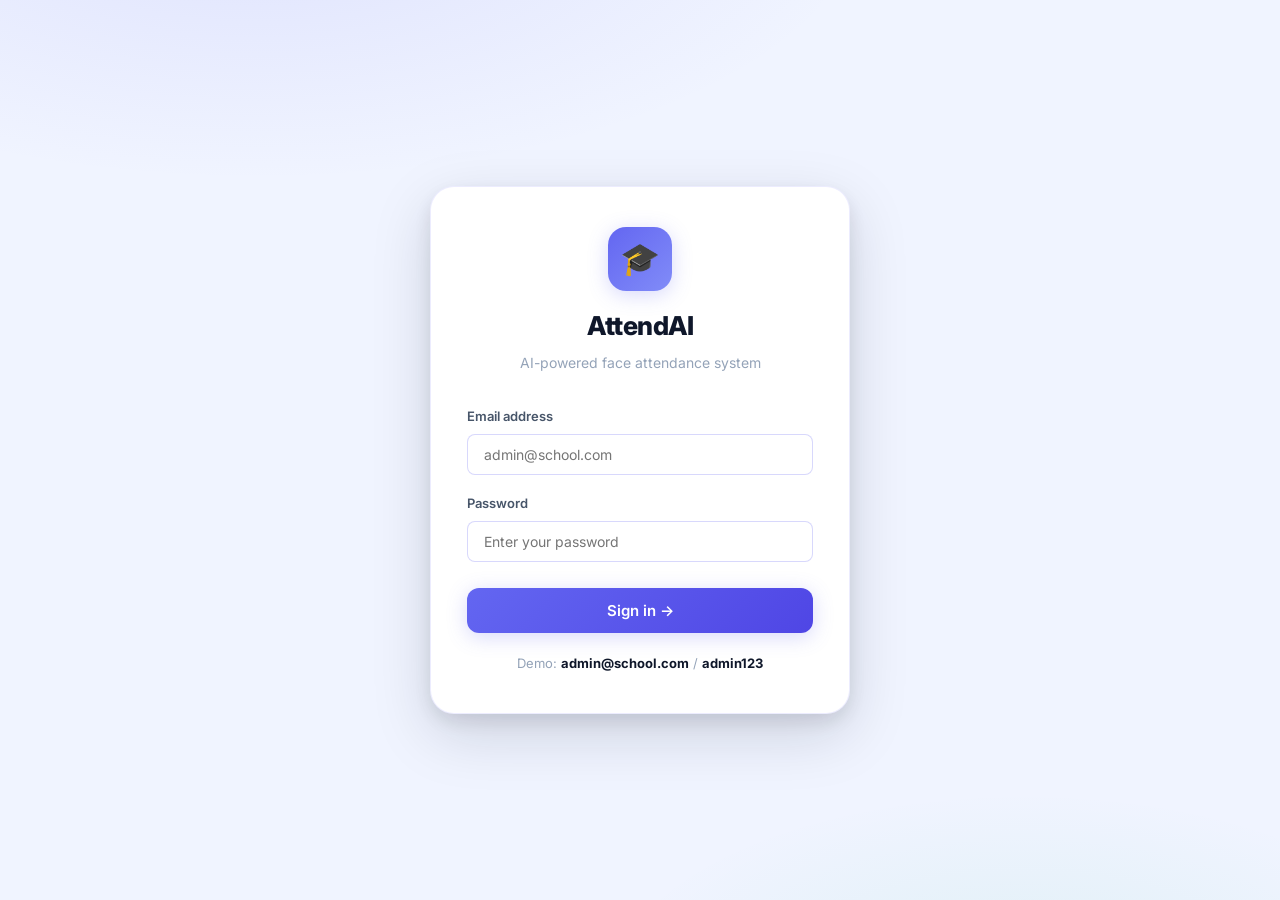
<file: index.html>
<!DOCTYPE html>
<html>
  <head>
    <!-- Redirect anyone visiting the root straight to the actual app -->
    <meta http-equiv="refresh" content="0; url=frontend/index.html">
  </head>
  <body>
    <p>Redirecting to AttendAI... <a href="frontend/index.html">click here</a> if it doesn't happen.</p>
  </body>
</html>
</file>
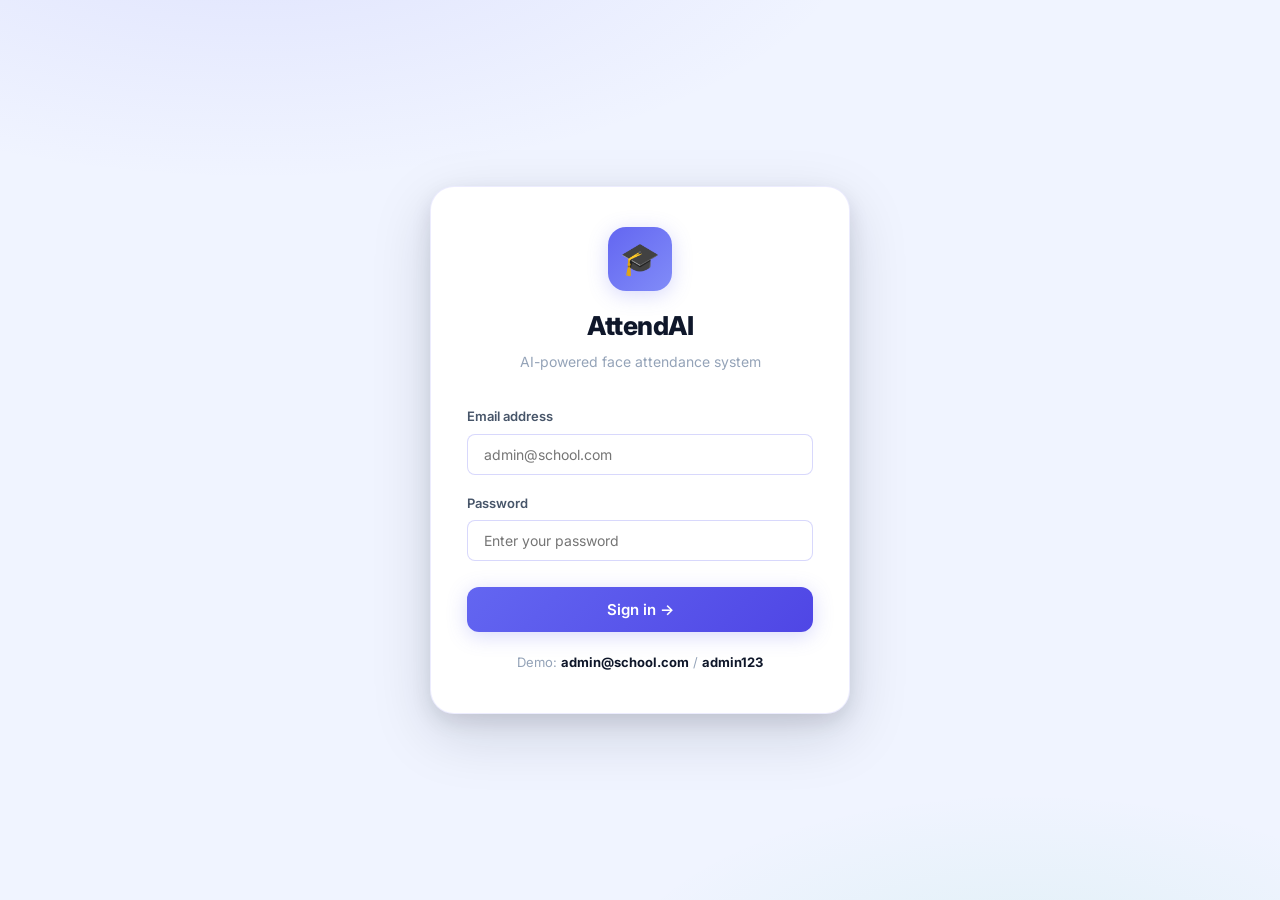
<file: frontend/index.html>
<!DOCTYPE html>
<html lang="en">
<head>
  <meta charset="UTF-8">
  <meta name="viewport" content="width=device-width, initial-scale=1.0">
  <title>Login — AttendAI</title>
  <link rel="stylesheet" href="css/style.css">
</head>
<body>

<div class="login-wrapper">
  <div class="login-card">

    <div class="login-logo">
      <div class="logo-icon-lg">🎓</div>
      <h1>AttendAI</h1>
      <p>AI-powered face attendance system</p>
    </div>

    <div id="alert-box"></div>

    <div class="form-group">
      <label class="form-label" for="email">Email address</label>
      <input type="email" id="email" class="form-control"
             placeholder="admin@school.com" autocomplete="email">
    </div>
    <div class="form-group">
      <label class="form-label" for="password">Password</label>
      <input type="password" id="password" class="form-control"
             placeholder="Enter your password" autocomplete="current-password">
    </div>

    <button class="btn btn-primary btn-full btn-lg" id="login-btn"
            style="margin-top:8px" onclick="doLogin()">
      Sign in →
    </button>

    <p style="text-align:center;margin-top:20px;font-size:13px;color:var(--text-muted)">
      Demo: <strong style="color:var(--text)">admin@school.com</strong> /
      <strong style="color:var(--text)">admin123</strong>
    </p>

  </div>
</div>

<script src="js/config.js"></script>
<script>
// Already logged in → skip to dashboard
(function() {
  if (getUser()) window.location.replace('dashboard.html');
})();

async function doLogin() {
  const email    = document.getElementById('email').value.trim();
  const password = document.getElementById('password').value;
  const btn      = document.getElementById('login-btn');
  clearAlert('alert-box');

  if (!email)    { showAlert('alert-box', 'Please enter your email address.'); return; }
  if (!password) { showAlert('alert-box', 'Please enter your password.');      return; }

  btn.disabled = true;
  btn.innerHTML = '<span class="spinner-inline"></span> Signing in…';

  try {
    const res  = await fetch(`${API_BASE}/auth.php`, {
      method:  'POST',
      headers: { 'Content-Type': 'application/json' },
      body:    JSON.stringify({ email, password }),
    });
    const data = await res.json();

    if (data.success && data.user) {
      setUser(data.user);
      window.location.replace('dashboard.html');
    } else {
      showAlert('alert-box', data.error || 'Login failed. Check your credentials.');
    }
  } catch (e) {
    showAlert('alert-box', 'Connection error. Make sure WAMP/XAMPP is running.');
  } finally {
    btn.disabled = false;
    btn.innerHTML = 'Sign in →';
  }
}

['email','password'].forEach(id =>
  document.getElementById(id).addEventListener('keydown', e => {
    if (e.key === 'Enter') doLogin();
  })
);
</script>
</body>
</html>
</file>
<file: frontend/css/style.css>
/* ============================================================
   AttendAI — Premium Design System v2.0
   Glassmorphism · Micro-animations · Modern UI
   ============================================================ */

/* ── Google Font import ────────────────────────────────────── */
@import url('https://fonts.googleapis.com/css2?family=Inter:wght@300;400;500;600;700;800&family=JetBrains+Mono:wght@400;500&display=swap');

/* ── Design tokens ─────────────────────────────────────────── */
:root {
  /* Primary palette */
  --primary:        #6366f1;
  --primary-dark:   #4f46e5;
  --primary-light:  #818cf8;
  --primary-bg:     #eef2ff;
  --primary-glow:   rgba(99,102,241,0.25);

  /* Status colours */
  --success:        #10b981;
  --success-dark:   #059669;
  --success-bg:     #d1fae5;
  --success-glow:   rgba(16,185,129,0.3);

  --danger:         #ef4444;
  --danger-dark:    #dc2626;
  --danger-bg:      #fee2e2;
  --danger-glow:    rgba(239,68,68,0.3);

  --warning:        #f59e0b;
  --warning-bg:     #fef3c7;

  --info:           #3b82f6;
  --info-bg:        #dbeafe;

  /* Neutrals */
  --bg:             #f0f4ff;
  --bg-2:           #e8edf8;
  --card:           rgba(255,255,255,0.85);
  --card-solid:     #ffffff;
  --border:         rgba(99,102,241,0.12);
  --border-strong:  rgba(99,102,241,0.25);
  --text:           #0f172a;
  --text-secondary: #475569;
  --text-muted:     #94a3b8;
  --divider:        #e2e8f0;

  /* Shadows */
  --shadow-xs:  0 1px 2px rgba(15,23,42,0.06);
  --shadow-sm:  0 2px 8px rgba(15,23,42,0.08), 0 1px 2px rgba(15,23,42,0.05);
  --shadow-md:  0 4px 20px rgba(15,23,42,0.10), 0 2px 6px rgba(15,23,42,0.06);
  --shadow-lg:  0 10px 40px rgba(15,23,42,0.12), 0 4px 12px rgba(15,23,42,0.08);
  --shadow-xl:  0 20px 60px rgba(15,23,42,0.15), 0 8px 20px rgba(15,23,42,0.10);
  --shadow-primary: 0 4px 20px var(--primary-glow);
  --shadow-success: 0 4px 20px var(--success-glow);
  --shadow-danger:  0 4px 20px var(--danger-glow);

  /* Layout */
  --radius-sm:  8px;
  --radius:     12px;
  --radius-lg:  18px;
  --radius-xl:  24px;
  --radius-full: 9999px;

  /* Transitions */
  --ease:       cubic-bezier(0.34, 1.56, 0.64, 1);
  --ease-out:   cubic-bezier(0.22, 1, 0.36, 1);
  --ease-in:    cubic-bezier(0.55, 0, 1, 0.45);
  --duration:   0.25s;
  --duration-fast: 0.15s;
  --duration-slow: 0.4s;
}

/* ── Reset ─────────────────────────────────────────────────── */
*, *::before, *::after { box-sizing: border-box; margin: 0; padding: 0; }
html { scroll-behavior: smooth; -webkit-font-smoothing: antialiased; }

body {
  font-family: 'Inter', system-ui, sans-serif;
  background: var(--bg);
  background-image:
    radial-gradient(ellipse 80% 50% at 20% -10%, rgba(99,102,241,0.12) 0%, transparent 60%),
    radial-gradient(ellipse 60% 40% at 80% 110%, rgba(16,185,129,0.08) 0%, transparent 55%);
  background-attachment: fixed;
  color: var(--text);
  min-height: 100vh;
  font-size: 15px;
  line-height: 1.6;
}

a { color: var(--primary); text-decoration: none; }
a:hover { text-decoration: underline; }
img { max-width: 100%; }

/* ── Page entry animation ──────────────────────────────────── */
@keyframes fadeUp {
  from { opacity: 0; transform: translateY(20px); }
  to   { opacity: 1; transform: translateY(0); }
}
@keyframes fadeIn {
  from { opacity: 0; }
  to   { opacity: 1; }
}
@keyframes scaleIn {
  from { opacity: 0; transform: scale(0.96); }
  to   { opacity: 1; transform: scale(1); }
}
@keyframes slideDown {
  from { opacity: 0; transform: translateY(-12px); }
  to   { opacity: 1; transform: translateY(0); }
}
@keyframes pulse-ring {
  0%   { transform: scale(0.8); opacity: 1; }
  100% { transform: scale(2.2); opacity: 0; }
}
@keyframes shimmer {
  0%   { background-position: -200% 0; }
  100% { background-position: 200% 0; }
}
@keyframes spin {
  to { transform: rotate(360deg); }
}
@keyframes bounce-in {
  0%   { transform: scale(0); opacity: 0; }
  60%  { transform: scale(1.15); opacity: 1; }
  80%  { transform: scale(0.95); }
  100% { transform: scale(1); }
}
@keyframes ripple {
  to { transform: scale(4); opacity: 0; }
}

.page-enter { animation: fadeUp 0.5s var(--ease-out) both; }
.page-enter > * { animation: fadeUp 0.5s var(--ease-out) both; }
.page-enter > *:nth-child(1) { animation-delay: 0.05s; }
.page-enter > *:nth-child(2) { animation-delay: 0.10s; }
.page-enter > *:nth-child(3) { animation-delay: 0.15s; }
.page-enter > *:nth-child(4) { animation-delay: 0.20s; }
.page-enter > *:nth-child(5) { animation-delay: 0.25s; }

/* ── Navbar ─────────────────────────────────────────────────── */
.navbar {
  position: sticky; top: 0; z-index: 200;
  background: rgba(255,255,255,0.75);
  backdrop-filter: blur(20px) saturate(180%);
  -webkit-backdrop-filter: blur(20px) saturate(180%);
  border-bottom: 1px solid var(--border);
  box-shadow: var(--shadow-sm);
  padding: 0 28px;
  height: 64px;
  display: flex; align-items: center; justify-content: space-between;
  animation: slideDown 0.4s var(--ease-out) both;
}

.navbar .logo {
  display: flex; align-items: center; gap: 10px;
  font-weight: 800; font-size: 20px;
  letter-spacing: -0.5px;
  background: linear-gradient(135deg, var(--primary), var(--primary-light));
  -webkit-background-clip: text; -webkit-text-fill-color: transparent;
  background-clip: text;
}
.navbar .logo .logo-icon {
  width: 36px; height: 36px;
  background: linear-gradient(135deg, var(--primary), var(--primary-light));
  border-radius: 10px; display: flex; align-items: center; justify-content: center;
  font-size: 18px; box-shadow: var(--shadow-primary);
  -webkit-text-fill-color: white;
  flex-shrink: 0;
}

.nav-links {
  display: flex; align-items: center; gap: 2px;
}
.nav-links a {
  color: var(--text-secondary);
  font-size: 14px; font-weight: 500;
  padding: 7px 14px; border-radius: var(--radius-sm);
  transition: all var(--duration-fast) ease;
  position: relative; text-decoration: none;
}
.nav-links a:hover {
  color: var(--primary); background: var(--primary-bg);
  text-decoration: none;
}
.nav-links a.active {
  color: var(--primary); background: var(--primary-bg);
  font-weight: 600;
}
.nav-links a.active::after {
  content: '';
  position: absolute; bottom: -1px; left: 50%; transform: translateX(-50%);
  width: 20px; height: 2px;
  background: var(--primary); border-radius: 2px;
}

.nav-user {
  display: flex; align-items: center; gap: 10px;
}
.nav-avatar {
  width: 34px; height: 34px; border-radius: 50%;
  background: linear-gradient(135deg, var(--primary), var(--primary-light));
  color: white; font-weight: 700; font-size: 13px;
  display: flex; align-items: center; justify-content: center;
  box-shadow: var(--shadow-primary); flex-shrink: 0;
}
.nav-info { line-height: 1.3; }
.nav-name { font-size: 13px; font-weight: 600; color: var(--text); }
.nav-badge {
  display: inline-block; padding: 1px 8px;
  border-radius: var(--radius-full); font-size: 10px; font-weight: 700;
  text-transform: uppercase; letter-spacing: .06em;
  background: var(--primary-bg); color: var(--primary);
}
.nav-badge.admin { background: #fef3c7; color: #92400e; }

/* ── Container ─────────────────────────────────────────────── */
.container {
  max-width: 1200px; margin: 0 auto; padding: 0 24px;
}
.page-content { padding: 32px 0; }

/* ── Cards ─────────────────────────────────────────────────── */
.card {
  background: var(--card);
  backdrop-filter: blur(10px);
  border: 1px solid var(--border);
  border-radius: var(--radius-lg);
  box-shadow: var(--shadow-sm);
  padding: 24px;
  transition: box-shadow var(--duration) ease, transform var(--duration) ease;
}
.card:hover { box-shadow: var(--shadow-md); }

.card-title {
  font-size: 15px; font-weight: 700;
  color: var(--text); margin-bottom: 20px;
  display: flex; align-items: center; gap: 8px;
}
.card-title .card-icon {
  width: 32px; height: 32px; border-radius: 8px;
  background: var(--primary-bg); color: var(--primary);
  display: flex; align-items: center; justify-content: center;
  font-size: 16px;
}
.card + .card { margin-top: 20px; }

/* ── Stats grid ────────────────────────────────────────────── */
.stats-row {
  display: grid;
  grid-template-columns: repeat(auto-fit, minmax(180px, 1fr));
  gap: 16px; margin-bottom: 24px;
}
.stat-card {
  background: var(--card);
  backdrop-filter: blur(10px);
  border: 1px solid var(--border);
  border-radius: var(--radius-lg);
  padding: 22px 20px; text-align: center;
  box-shadow: var(--shadow-sm);
  position: relative; overflow: hidden;
  transition: all var(--duration) var(--ease);
  cursor: default;
}
.stat-card::before {
  content: ''; position: absolute; inset: 0;
  background: linear-gradient(135deg, transparent 60%, var(--primary-bg));
  opacity: 0; transition: opacity var(--duration) ease;
}
.stat-card:hover { transform: translateY(-3px); box-shadow: var(--shadow-lg); }
.stat-card:hover::before { opacity: 1; }

.stat-icon {
  font-size: 28px; margin-bottom: 8px;
  display: block; animation: fadeIn 0.6s ease both;
}
.stat-value {
  font-size: 36px; font-weight: 800; line-height: 1;
  letter-spacing: -1px;
  background: linear-gradient(135deg, var(--primary), var(--primary-light));
  -webkit-background-clip: text; -webkit-text-fill-color: transparent;
  background-clip: text;
}
.stat-value.success {
  background: linear-gradient(135deg, var(--success), #34d399);
  -webkit-background-clip: text; background-clip: text;
}
.stat-value.danger {
  background: linear-gradient(135deg, var(--danger), #f87171);
  -webkit-background-clip: text; background-clip: text;
}
.stat-label {
  font-size: 12px; font-weight: 600; color: var(--text-muted);
  margin-top: 6px; text-transform: uppercase; letter-spacing: .06em;
}

/* ── Buttons ────────────────────────────────────────────────── */
.btn {
  display: inline-flex; align-items: center; justify-content: center; gap: 8px;
  padding: 10px 22px; border-radius: var(--radius-sm); border: none;
  font-family: 'Inter', sans-serif; font-size: 14px; font-weight: 600;
  cursor: pointer; white-space: nowrap; position: relative; overflow: hidden;
  transition: all var(--duration-fast) ease;
  text-decoration: none !important;
}
.btn::after {
  content: ''; position: absolute; inset: 0;
  background: rgba(255,255,255,0); transition: background var(--duration-fast);
}
.btn:hover::after { background: rgba(255,255,255,0.12); }
.btn:active { transform: scale(0.97); }
.btn:disabled { opacity: 0.5; cursor: not-allowed; transform: none; }

.btn-primary {
  background: linear-gradient(135deg, var(--primary), var(--primary-dark));
  color: white; box-shadow: var(--shadow-primary);
}
.btn-primary:hover { box-shadow: 0 6px 24px var(--primary-glow); transform: translateY(-1px); }

.btn-success {
  background: linear-gradient(135deg, var(--success), var(--success-dark));
  color: white; box-shadow: var(--shadow-success);
}
.btn-danger {
  background: linear-gradient(135deg, var(--danger), var(--danger-dark));
  color: white; box-shadow: var(--shadow-danger);
}

.btn-outline {
  background: var(--card); border: 1.5px solid var(--border-strong);
  color: var(--text-secondary);
}
.btn-outline:hover {
  background: var(--primary-bg); border-color: var(--primary);
  color: var(--primary);
}

.btn-ghost {
  background: transparent; color: var(--text-secondary);
}
.btn-ghost:hover { background: var(--bg); color: var(--text); }

.btn-sm { padding: 6px 14px; font-size: 13px; border-radius: var(--radius-sm); }
.btn-lg { padding: 13px 28px; font-size: 15px; border-radius: var(--radius); }
.btn-full { width: 100%; }

/* Ripple effect */
.btn-ripple { position: absolute; border-radius: 50%;
  background: rgba(255,255,255,0.4); transform: scale(0);
  animation: ripple 0.5s linear; pointer-events: none; }

/* ── Forms ─────────────────────────────────────────────────── */
.form-group { margin-bottom: 18px; }
.form-label {
  display: block; font-size: 13px; font-weight: 600;
  margin-bottom: 7px; color: var(--text-secondary);
}
.form-control {
  width: 100%; padding: 11px 16px;
  border: 1.5px solid var(--border-strong);
  border-radius: var(--radius-sm); font-size: 14px;
  font-family: 'Inter', sans-serif;
  color: var(--text); background: var(--card-solid);
  outline: none; transition: all var(--duration-fast) ease;
}
.form-control:focus {
  border-color: var(--primary);
  box-shadow: 0 0 0 4px var(--primary-bg);
}
select.form-control { cursor: pointer; }

/* ── Table ─────────────────────────────────────────────────── */
.table-wrap { overflow-x: auto; border-radius: var(--radius); }
table { width: 100%; border-collapse: collapse; font-size: 14px; }
th {
  padding: 12px 18px; text-align: left;
  font-size: 11px; font-weight: 700; text-transform: uppercase;
  letter-spacing: .07em; color: var(--text-muted);
  background: var(--bg); border-bottom: 2px solid var(--divider);
}
td {
  padding: 13px 18px; border-bottom: 1px solid var(--divider);
  transition: background var(--duration-fast);
}
tr:last-child td { border-bottom: none; }
tr:hover td { background: var(--primary-bg); }

/* ── Badges ─────────────────────────────────────────────────── */
.badge {
  display: inline-flex; align-items: center; gap: 5px;
  padding: 4px 12px; border-radius: var(--radius-full);
  font-size: 12px; font-weight: 700; letter-spacing: .03em;
}
.badge::before { content: ''; width: 6px; height: 6px; border-radius: 50%; flex-shrink: 0; }
.badge-present { background: var(--success-bg); color: var(--success-dark); }
.badge-present::before { background: var(--success); }
.badge-absent  { background: var(--danger-bg);  color: var(--danger-dark);  }
.badge-absent::before  { background: var(--danger); }
.badge-neutral { background: var(--bg-2); color: var(--text-muted); }
.badge-neutral::before { background: var(--text-muted); }

/* ── Alerts ─────────────────────────────────────────────────── */
.alert {
  padding: 13px 18px; border-radius: var(--radius);
  font-size: 14px; font-weight: 500; margin-bottom: 16px;
  display: flex; align-items: center; gap: 10px;
  animation: slideDown 0.3s var(--ease-out) both;
  border-left: 4px solid transparent;
}
.alert-success { background: var(--success-bg); color: var(--success-dark); border-color: var(--success); }
.alert-error   { background: var(--danger-bg);  color: var(--danger-dark);  border-color: var(--danger);  }
.alert-info    { background: var(--info-bg);    color: var(--info);         border-color: var(--info);    }
.alert-warning { background: var(--warning-bg); color: var(--warning);      border-color: var(--warning); }

/* ── Dropzone ───────────────────────────────────────────────── */
.dropzone {
  border: 2.5px dashed var(--border-strong);
  border-radius: var(--radius-lg); padding: 48px 24px;
  text-align: center; cursor: pointer;
  transition: all var(--duration) ease;
  background: transparent; position: relative; overflow: hidden;
}
.dropzone::before {
  content: ''; position: absolute; inset: 0;
  background: var(--primary-bg); opacity: 0;
  transition: opacity var(--duration) ease;
}
.dropzone:hover, .dropzone.dragover {
  border-color: var(--primary);
  box-shadow: 0 0 0 4px var(--primary-bg);
}
.dropzone:hover::before, .dropzone.dragover::before { opacity: 1; }
.dropzone input[type="file"] { display: none; }
.dropzone-icon {
  font-size: 44px; margin-bottom: 14px; display: block;
  position: relative; z-index: 1;
  transition: transform var(--duration) var(--ease);
}
.dropzone:hover .dropzone-icon { transform: scale(1.15) translateY(-4px); }
.dropzone-text { font-weight: 600; color: var(--text); font-size: 15px; position: relative; z-index: 1; }
.dropzone-hint { color: var(--text-muted); font-size: 13px; margin-top: 6px; position: relative; z-index: 1; }

/* ── Preview grid ───────────────────────────────────────────── */
.preview-grid { display: flex; gap: 12px; flex-wrap: wrap; margin-top: 18px; }
.preview-item {
  position: relative; border-radius: var(--radius);
  overflow: hidden; border: 2px solid var(--border);
  animation: bounce-in 0.4s var(--ease) both;
  box-shadow: var(--shadow-sm);
}
.preview-item img { width: 130px; height: 100px; object-fit: cover; display: block; }
.preview-remove {
  position: absolute; top: 6px; right: 6px;
  background: rgba(0,0,0,0.6); color: white;
  border: none; border-radius: 50%; width: 24px; height: 24px;
  cursor: pointer; font-size: 13px; display: flex;
  align-items: center; justify-content: center;
  transition: all var(--duration-fast) ease;
}
.preview-remove:hover { background: var(--danger); transform: scale(1.1); }
.preview-label { font-size: 11px; color: var(--text-muted); text-align: center; padding: 5px 8px; background: var(--bg); }

/* ── Login ──────────────────────────────────────────────────── */
.login-wrapper {
  min-height: 100vh; display: flex;
  align-items: center; justify-content: center; padding: 24px;
}
.login-card {
  width: 100%; max-width: 420px;
  background: var(--card-solid);
  border: 1px solid var(--border);
  border-radius: var(--radius-xl);
  box-shadow: var(--shadow-xl);
  padding: 40px 36px;
  animation: scaleIn 0.4s var(--ease) both;
}
.login-logo { text-align: center; margin-bottom: 32px; }
.login-logo .logo-icon-lg {
  width: 64px; height: 64px; border-radius: 18px;
  background: linear-gradient(135deg, var(--primary), var(--primary-light));
  margin: 0 auto 14px; display: flex; align-items: center; justify-content: center;
  font-size: 32px; box-shadow: var(--shadow-primary);
  animation: bounce-in 0.6s var(--ease) 0.2s both;
}
.login-logo h1 { font-size: 26px; font-weight: 800; letter-spacing: -0.5px; color: var(--text); }
.login-logo p { font-size: 14px; color: var(--text-muted); margin-top: 5px; }

/* ── Calendar ───────────────────────────────────────────────── */
.cal-header { display: flex; align-items: center; justify-content: space-between; margin-bottom: 16px; }
.cal-weekdays { display: grid; grid-template-columns: repeat(7,1fr); gap: 4px; margin-bottom: 8px; }
.cal-weekday { text-align: center; font-size: 11px; font-weight: 700; color: var(--text-muted); text-transform: uppercase; padding: 4px 0; }
.cal-grid { display: grid; grid-template-columns: repeat(7,1fr); gap: 4px; }
.cal-day {
  aspect-ratio: 1; display: flex; align-items: center; justify-content: center;
  border-radius: 10px; font-size: 13px; font-weight: 500; cursor: pointer;
  border: 1.5px solid transparent; transition: all var(--duration-fast) ease;
  position: relative;
}
.cal-day:hover { background: var(--primary-bg); border-color: var(--primary); color: var(--primary); }
.cal-day.has-data {
  background: var(--primary-bg); border-color: var(--border-strong);
  color: var(--primary); font-weight: 700;
}
.cal-day.has-data::after {
  content: ''; position: absolute; bottom: 4px; left: 50%; transform: translateX(-50%);
  width: 4px; height: 4px; border-radius: 50%; background: var(--primary);
}
.cal-day.selected {
  background: linear-gradient(135deg, var(--primary), var(--primary-dark));
  color: white; border-color: var(--primary);
  box-shadow: var(--shadow-primary); font-weight: 700;
}
.cal-day.selected::after { background: white; }
.cal-day.today { border-color: var(--primary); font-weight: 700; }
.cal-day.empty { pointer-events: none; }

/* ── Spinner ────────────────────────────────────────────────── */
.spinner {
  width: 36px; height: 36px;
  border: 3px solid var(--divider);
  border-top-color: var(--primary);
  border-radius: 50%;
  animation: spin 0.7s linear infinite;
  margin: 24px auto;
}
.spinner-inline {
  width: 18px; height: 18px;
  border: 2px solid rgba(255,255,255,0.3);
  border-top-color: white;
  border-radius: 50%;
  animation: spin 0.7s linear infinite;
  display: inline-block;
}

/* ── Skeleton loader ────────────────────────────────────────── */
.skeleton {
  background: linear-gradient(90deg, var(--bg) 25%, var(--divider) 50%, var(--bg) 75%);
  background-size: 200% 100%;
  animation: shimmer 1.5s infinite;
  border-radius: var(--radius-sm);
}

/* ── Empty state ────────────────────────────────────────────── */
.empty-state { text-align: center; padding: 48px 24px; color: var(--text-muted); }
.empty-state .empty-icon { font-size: 52px; margin-bottom: 14px; display: block; }
.empty-state h3 { font-size: 17px; font-weight: 600; color: var(--text-secondary); margin-bottom: 8px; }
.empty-state p { font-size: 14px; }

/* ── Section header ─────────────────────────────────────────── */
.section-header {
  display: flex; align-items: center; justify-content: space-between;
  margin-bottom: 24px;
}
.section-header h2 { font-size: 22px; font-weight: 800; letter-spacing: -0.5px; }
.section-header p { font-size: 14px; color: var(--text-muted); margin-top: 3px; }

/* ── Two-column layout ──────────────────────────────────────── */
.two-col { display: grid; grid-template-columns: 300px 1fr; gap: 24px; align-items: start; }

/* ── Tab bar ────────────────────────────────────────────────── */
.tabs { display: flex; gap: 2px; padding: 4px; background: var(--bg); border-radius: var(--radius); margin-bottom: 24px; }
.tab-btn {
  flex: 1; padding: 9px 16px; border: none; cursor: pointer;
  border-radius: var(--radius-sm); font-size: 14px; font-weight: 600;
  color: var(--text-muted); background: transparent;
  font-family: 'Inter', sans-serif; transition: all var(--duration-fast) ease;
}
.tab-btn:hover { color: var(--text); background: rgba(255,255,255,0.7); }
.tab-btn.active {
  color: var(--primary); background: var(--card-solid);
  box-shadow: var(--shadow-sm);
}

/* ── Modal ──────────────────────────────────────────────────── */
.modal-backdrop {
  position: fixed; inset: 0; background: rgba(15,23,42,0.4);
  backdrop-filter: blur(4px); display: flex;
  align-items: center; justify-content: center; z-index: 1000; padding: 20px;
  animation: fadeIn 0.2s ease both;
}
.modal {
  background: var(--card-solid); border-radius: var(--radius-xl);
  padding: 32px; width: 100%; max-width: 460px;
  box-shadow: var(--shadow-xl);
  animation: scaleIn 0.3s var(--ease) both;
}
.modal-title { font-size: 18px; font-weight: 700; margin-bottom: 20px; }
.modal-actions { display: flex; gap: 10px; justify-content: flex-end; margin-top: 24px; }

/* ══════════════════════════════════════════════════════════════
   MANUAL ATTENDANCE — Special Components
   ══════════════════════════════════════════════════════════════ */

/* Toggle attendance button */
.att-btn {
  position: relative; overflow: hidden;
  min-width: 130px; height: 42px;
  border: none; border-radius: var(--radius-full);
  font-family: 'Inter', sans-serif; font-size: 13px; font-weight: 700;
  letter-spacing: .04em; cursor: pointer;
  display: inline-flex; align-items: center; justify-content: center; gap: 8px;
  transition: all 0.35s var(--ease);
  outline: none;
}
.att-btn .btn-dot {
  width: 8px; height: 8px; border-radius: 50%;
  flex-shrink: 0; transition: all 0.3s ease;
}
.att-btn .btn-label { transition: all 0.2s ease; }

/* Neutral (unmarked) state */
.att-btn.state-neutral {
  background: var(--bg-2); color: var(--text-muted);
  border: 2px solid var(--divider);
  box-shadow: var(--shadow-xs);
}
.att-btn.state-neutral .btn-dot { background: var(--text-muted); }
.att-btn.state-neutral:hover {
  background: var(--primary-bg); border-color: var(--primary);
  color: var(--primary); box-shadow: 0 0 0 4px var(--primary-bg);
}
.att-btn.state-neutral:hover .btn-dot { background: var(--primary); }

/* Present state */
.att-btn.state-present {
  background: linear-gradient(135deg, #10b981, #059669);
  color: white; border: 2px solid transparent;
  box-shadow: 0 4px 18px rgba(16,185,129,0.45);
}
.att-btn.state-present .btn-dot { background: rgba(255,255,255,0.7); }
.att-btn.state-present:hover {
  box-shadow: 0 6px 24px rgba(16,185,129,0.55);
  transform: translateY(-1px);
}

/* Absent state */
.att-btn.state-absent {
  background: linear-gradient(135deg, #ef4444, #dc2626);
  color: white; border: 2px solid transparent;
  box-shadow: 0 4px 18px rgba(239,68,68,0.45);
}
.att-btn.state-absent .btn-dot { background: rgba(255,255,255,0.7); }
.att-btn.state-absent:hover {
  box-shadow: 0 6px 24px rgba(239,68,68,0.55);
  transform: translateY(-1px);
}

/* Saving state */
.att-btn.state-saving {
  pointer-events: none; opacity: 0.7;
}

/* Press animation */
.att-btn:active { transform: scale(0.96) !important; }

/* Ripple on click */
.att-btn .att-ripple {
  position: absolute; border-radius: 50%;
  background: rgba(255,255,255,0.4);
  transform: scale(0); pointer-events: none;
  animation: ripple 0.55s linear;
}

/* Row highlight on state change */
.student-row { transition: background 0.3s ease; }
.student-row.just-changed-present { animation: rowFlashGreen 0.5s ease; }
.student-row.just-changed-absent  { animation: rowFlashRed 0.5s ease; }

@keyframes rowFlashGreen {
  0%, 100% { background: transparent; }
  40% { background: rgba(16,185,129,0.08); }
}
@keyframes rowFlashRed {
  0%, 100% { background: transparent; }
  40% { background: rgba(239,68,68,0.08); }
}

/* Counter pill */
.counter-pill {
  display: inline-flex; align-items: center; gap: 6px;
  padding: 6px 16px; border-radius: var(--radius-full);
  font-size: 14px; font-weight: 700;
  transition: all 0.3s var(--ease);
}
.counter-pill .count { font-size: 20px; font-weight: 800; line-height: 1; }
.counter-pill.present-pill { background: var(--success-bg); color: var(--success-dark); }
.counter-pill.absent-pill  { background: var(--danger-bg);  color: var(--danger-dark); }
.counter-pill.total-pill   { background: var(--primary-bg); color: var(--primary); }

/* Progress bar */
.att-progress { height: 8px; background: var(--divider); border-radius: 4px; overflow: hidden; margin: 12px 0; }
.att-progress-fill {
  height: 100%; border-radius: 4px;
  background: linear-gradient(90deg, var(--success), #34d399);
  transition: width 0.5s var(--ease-out);
  position: relative; overflow: hidden;
}
.att-progress-fill::after {
  content: ''; position: absolute; top: 0; left: 0; right: 0; bottom: 0;
  background: linear-gradient(90deg, transparent, rgba(255,255,255,0.3), transparent);
  animation: shimmer 2s infinite;
}

/* Save all button */
.save-all-bar {
  position: sticky; bottom: 0; z-index: 50;
  background: rgba(255,255,255,0.9); backdrop-filter: blur(16px);
  border-top: 1px solid var(--border); border-radius: var(--radius-lg) var(--radius-lg) 0 0;
  padding: 16px 24px; margin: 0 -24px;
  display: flex; align-items: center; justify-content: space-between;
  box-shadow: 0 -4px 24px rgba(15,23,42,0.08);
  animation: slideUp 0.4s var(--ease-out) both;
}
@keyframes slideUp {
  from { transform: translateY(100%); opacity: 0; }
  to   { transform: translateY(0); opacity: 1; }
}

/* Search input */
.search-wrap { position: relative; }
.search-wrap .search-icon {
  position: absolute; left: 14px; top: 50%; transform: translateY(-50%);
  color: var(--text-muted); font-size: 16px; pointer-events: none;
}
.search-input { padding-left: 42px; }

/* Student number chip */
.sno-chip {
  display: inline-flex; align-items: center; justify-content: center;
  width: 32px; height: 32px; border-radius: 8px;
  background: var(--primary-bg); color: var(--primary);
  font-size: 12px; font-weight: 700; flex-shrink: 0;
}

/* Roll number badge */
.roll-badge {
  display: inline-block; padding: 3px 10px;
  border-radius: var(--radius-sm); font-family: 'JetBrains Mono', monospace;
  font-size: 12px; font-weight: 500;
  background: var(--bg-2); color: var(--text-secondary);
  border: 1px solid var(--divider);
}

/* Toast notification */
.toast-container {
  position: fixed; bottom: 24px; right: 24px;
  z-index: 2000; display: flex; flex-direction: column; gap: 10px;
  pointer-events: none;
}
.toast {
  background: var(--text); color: white;
  padding: 12px 20px; border-radius: var(--radius);
  font-size: 14px; font-weight: 500;
  box-shadow: var(--shadow-xl);
  display: flex; align-items: center; gap: 10px;
  animation: toastIn 0.4s var(--ease) both;
  pointer-events: all; max-width: 320px;
}
.toast.success { background: linear-gradient(135deg, var(--success), var(--success-dark)); }
.toast.error   { background: linear-gradient(135deg, var(--danger), var(--danger-dark)); }
@keyframes toastIn {
  from { transform: translateX(100%); opacity: 0; }
  to   { transform: translateX(0); opacity: 1; }
}
@keyframes toastOut {
  to { transform: translateX(120%); opacity: 0; }
}

/* ── Responsive ─────────────────────────────────────────────── */
@media (max-width: 900px) {
  .two-col { grid-template-columns: 1fr; }
}
@media (max-width: 640px) {
  .stats-row { grid-template-columns: 1fr 1fr; }
  .navbar { padding: 0 16px; height: 58px; }
  .nav-links a { padding: 6px 9px; font-size: 12px; }
  .container { padding: 0 16px; }
  .att-btn { min-width: 110px; font-size: 12px; }
  .login-card { padding: 28px 22px; }
}
</file>
